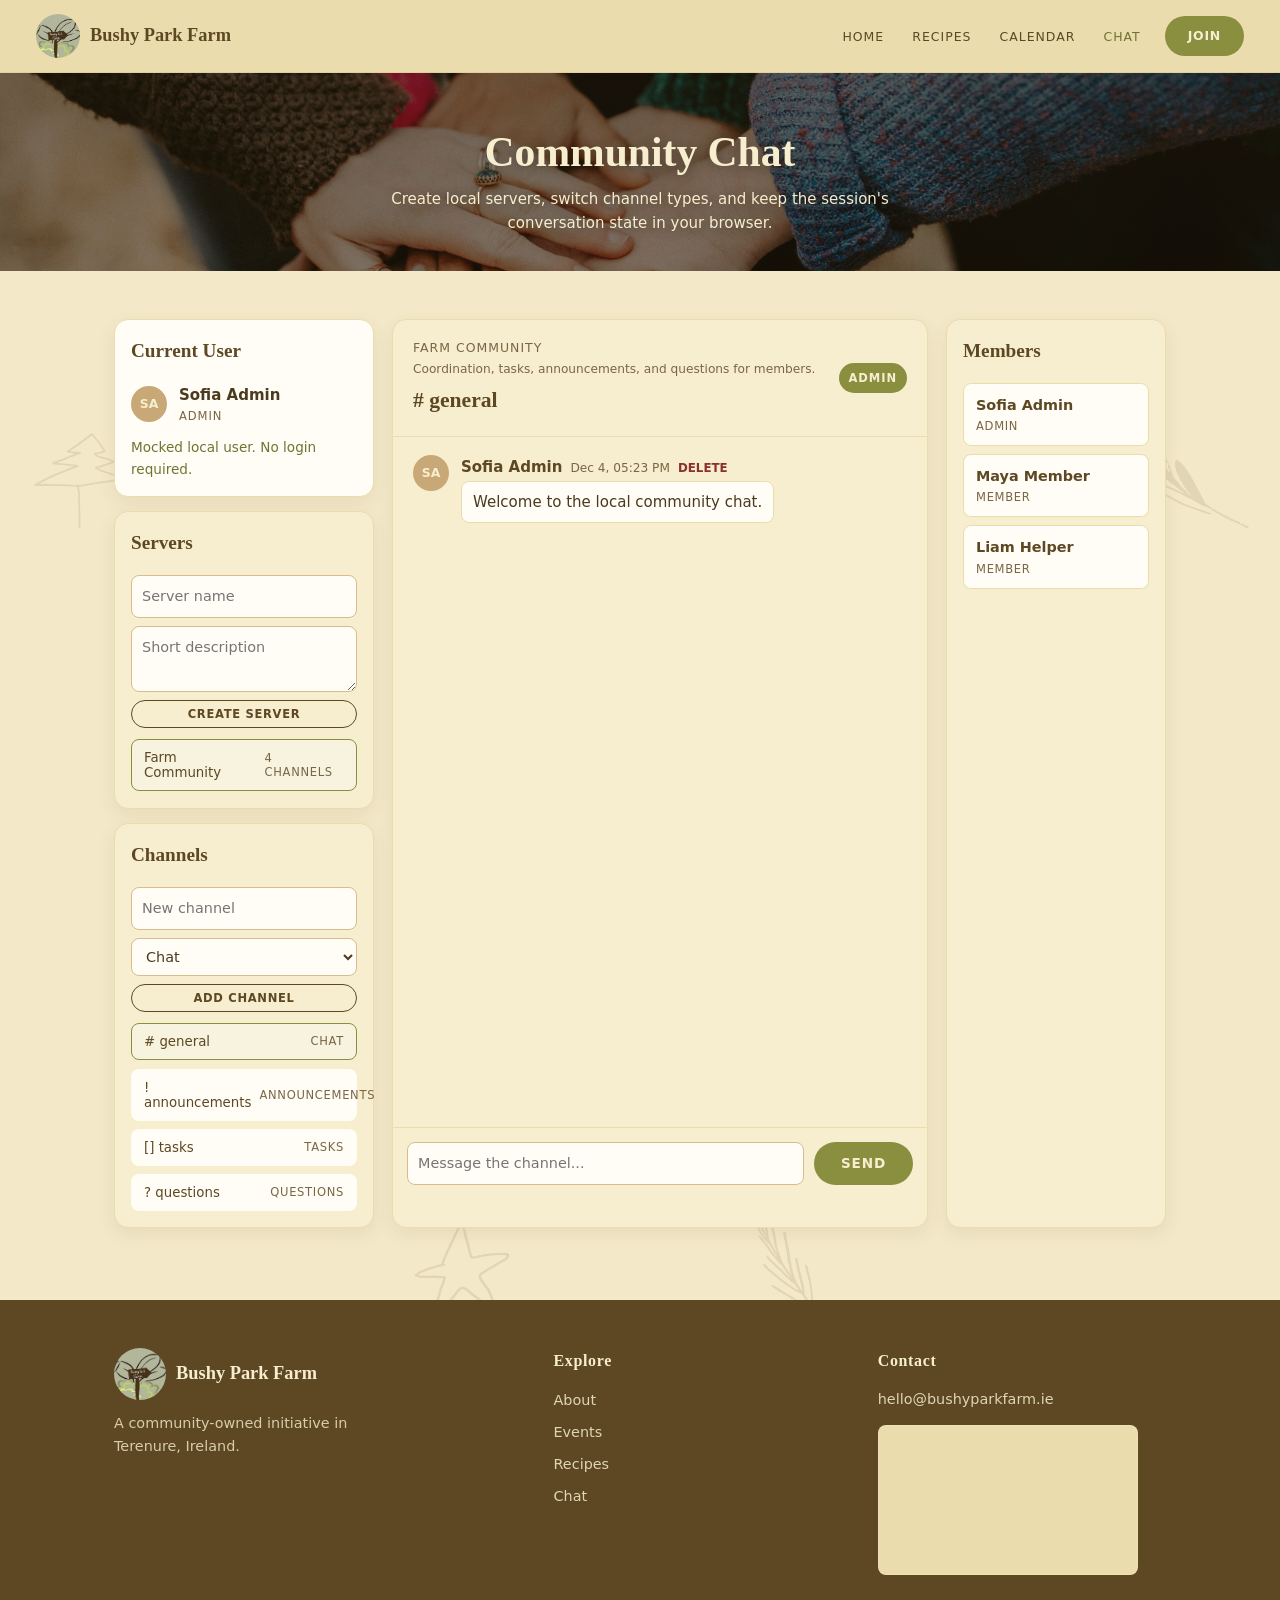
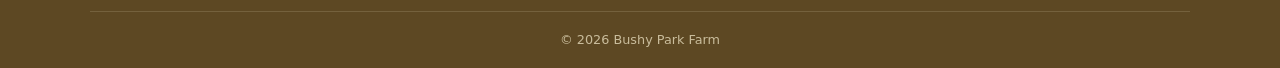
<file: chat.html>
<!DOCTYPE html>
<html lang="en">
<head>
  <meta charset="UTF-8" />
  <meta name="viewport" content="width=device-width, initial-scale=1.0" />
  <title>Community Chat - Bushy Park Farm</title>
  <link rel="stylesheet" href="https://cdnjs.cloudflare.com/ajax/libs/font-awesome/6.5.1/css/all.min.css" />
  <link rel="stylesheet" href="styles.css" />
</head>
<body>
  <header class="site-header">
    <div class="container header-inner">
      <a href="index.html" class="logo">
        <img src="images/photo_6014618128140143610_x.jpg" alt="" class="logo-img" />
        <span>Bushy Park Farm</span>
      </a>

      <nav class="main-nav" aria-label="Main">
        <ul>
          <li><a href="index.html">Home</a></li>
          <li><a href="recipes.html">Recipes</a></li>
          <li><a href="calendar.html">Calendar</a></li>
          <li><a href="chat.html" class="active">Chat</a></li>
        </ul>
      </nav>

      <a href="join.html" class="btn btn-primary btn-pill">Join</a>

      <button class="nav-toggle" aria-label="Toggle navigation" aria-expanded="false">
        <span></span><span></span><span></span>
      </button>
    </div>
  </header>

  <main class="page">
    <section class="page-header page-header-photo chat-header">
      <div class="container">
        <h1 class="serif-title">Community Chat</h1>
        <p>Create local servers, switch channel types, and keep the session's conversation state in your browser.</p>
      </div>
    </section>

    <section class="section chat-section">
      <div class="doodle-layer" aria-hidden="true">
        <span class="doodle d1"></span>
        <span class="doodle d2"></span>
        <span class="doodle d3"></span>
        <span class="doodle d4"></span>
        <span class="doodle d5"></span>
      </div>
      <div class="container">
        <div id="chat-app" class="chat-app" aria-live="polite">
          <aside class="chat-sidebar" aria-label="Servers and channels">
            <div class="chat-panel compact">
              <h2 class="form-title">Current User</h2>
              <div class="current-user-card">
                <div class="message-avatar">SA</div>
                <div>
                  <strong>Sofia Admin</strong>
                  <small>admin</small>
                </div>
              </div>
              <p id="chat-user-note" class="form-message">Mocked local user. No login required.</p>
            </div>

            <div class="chat-panel">
              <div class="chat-panel-head">
                <h2 class="form-title">Servers</h2>
              </div>
              <form id="server-form" class="stack-form">
                <input id="server-name" type="text" maxlength="50" placeholder="Server name" aria-label="New server name" required />
                <textarea id="server-description" rows="2" maxlength="140" placeholder="Short description" aria-label="Server description"></textarea>
                <button class="btn-small" type="submit">Create Server</button>
              </form>
              <div id="server-list" class="chat-list"></div>
            </div>

            <div class="chat-panel">
              <div class="chat-panel-head">
                <h2 class="form-title">Channels</h2>
              </div>
              <form id="channel-form" class="stack-form">
                <input id="channel-name" type="text" maxlength="40" placeholder="New channel" aria-label="New channel name" required />
                <select id="channel-type" aria-label="Channel type">
                  <option value="chat">Chat</option>
                  <option value="announcements">Announcements</option>
                  <option value="tasks">Tasks</option>
                  <option value="questions">Questions</option>
                </select>
                <button class="btn-small" type="submit">Add Channel</button>
              </form>
              <div id="channel-list" class="chat-list"></div>
            </div>
          </aside>

          <section class="chat-main" aria-label="Messages">
            <div class="chat-room-head">
              <div>
                <p id="chat-server-title" class="chat-eyebrow">No server selected</p>
                <p id="chat-server-description" class="chat-server-id"></p>
                <h2 id="chat-channel-title">Choose a channel</h2>
              </div>
              <span id="chat-role" class="role-badge">Member</span>
            </div>

            <div id="messages-list" class="messages-list"></div>

            <form id="message-form" class="message-form">
              <div id="task-fields" class="task-fields" hidden>
                <input id="task-title" type="text" maxlength="80" placeholder="Task title" aria-label="Task title" />
                <select id="task-status" aria-label="Task status">
                  <option value="todo">To do</option>
                  <option value="doing">Doing</option>
                  <option value="done">Done</option>
                </select>
              </div>
              <input id="message-content" type="text" maxlength="1000" placeholder="Message the channel..." aria-label="Message content" required />
              <button type="submit" class="btn btn-primary">Send</button>
            </form>
            <p id="chat-status" class="form-message"></p>
          </section>

          <aside class="chat-members chat-panel" aria-label="Server members">
            <h2 class="form-title">Members</h2>
            <div id="member-list" class="member-list"></div>
          </aside>
        </div>
      </div>
    </section>
  </main>

  <footer class="site-footer">
    <div class="container footer-grid">
      <div class="footer-brand">
        <a href="index.html" class="logo">
          <img src="images/photo_6014618128140143610_x.jpg" alt="" class="logo-img" />
          <span>Bushy Park Farm</span>
        </a>
        <p>A community-owned initiative in Terenure, Ireland.</p>
      </div>

      <nav class="footer-nav" aria-label="Footer">
        <h4>Explore</h4>
        <ul>
          <li><a href="index.html#about">About</a></li>
          <li><a href="calendar.html">Events</a></li>
          <li><a href="recipes.html">Recipes</a></li>
          <li><a href="chat.html">Chat</a></li>
        </ul>
      </nav>

      <div class="footer-contact">
        <h4>Contact</h4>
        <p><a href="mailto:hello@bushyparkfarm.ie">hello@bushyparkfarm.ie</a></p>
        <div class="footer-map">
          <iframe
            title="Bushy Park Farm map"
            src="https://www.google.com/maps?q=Bushypark,%20Co.%20Cork&output=embed"
            loading="lazy"
            referrerpolicy="no-referrer-when-downgrade"></iframe>
        </div>
      </div>
    </div>
    <div class="footer-bottom container">
      <p>&copy; 2026 Bushy Park Farm</p>
    </div>
  </footer>

  <script src="script.js"></script>
</body>
</html>
</file>
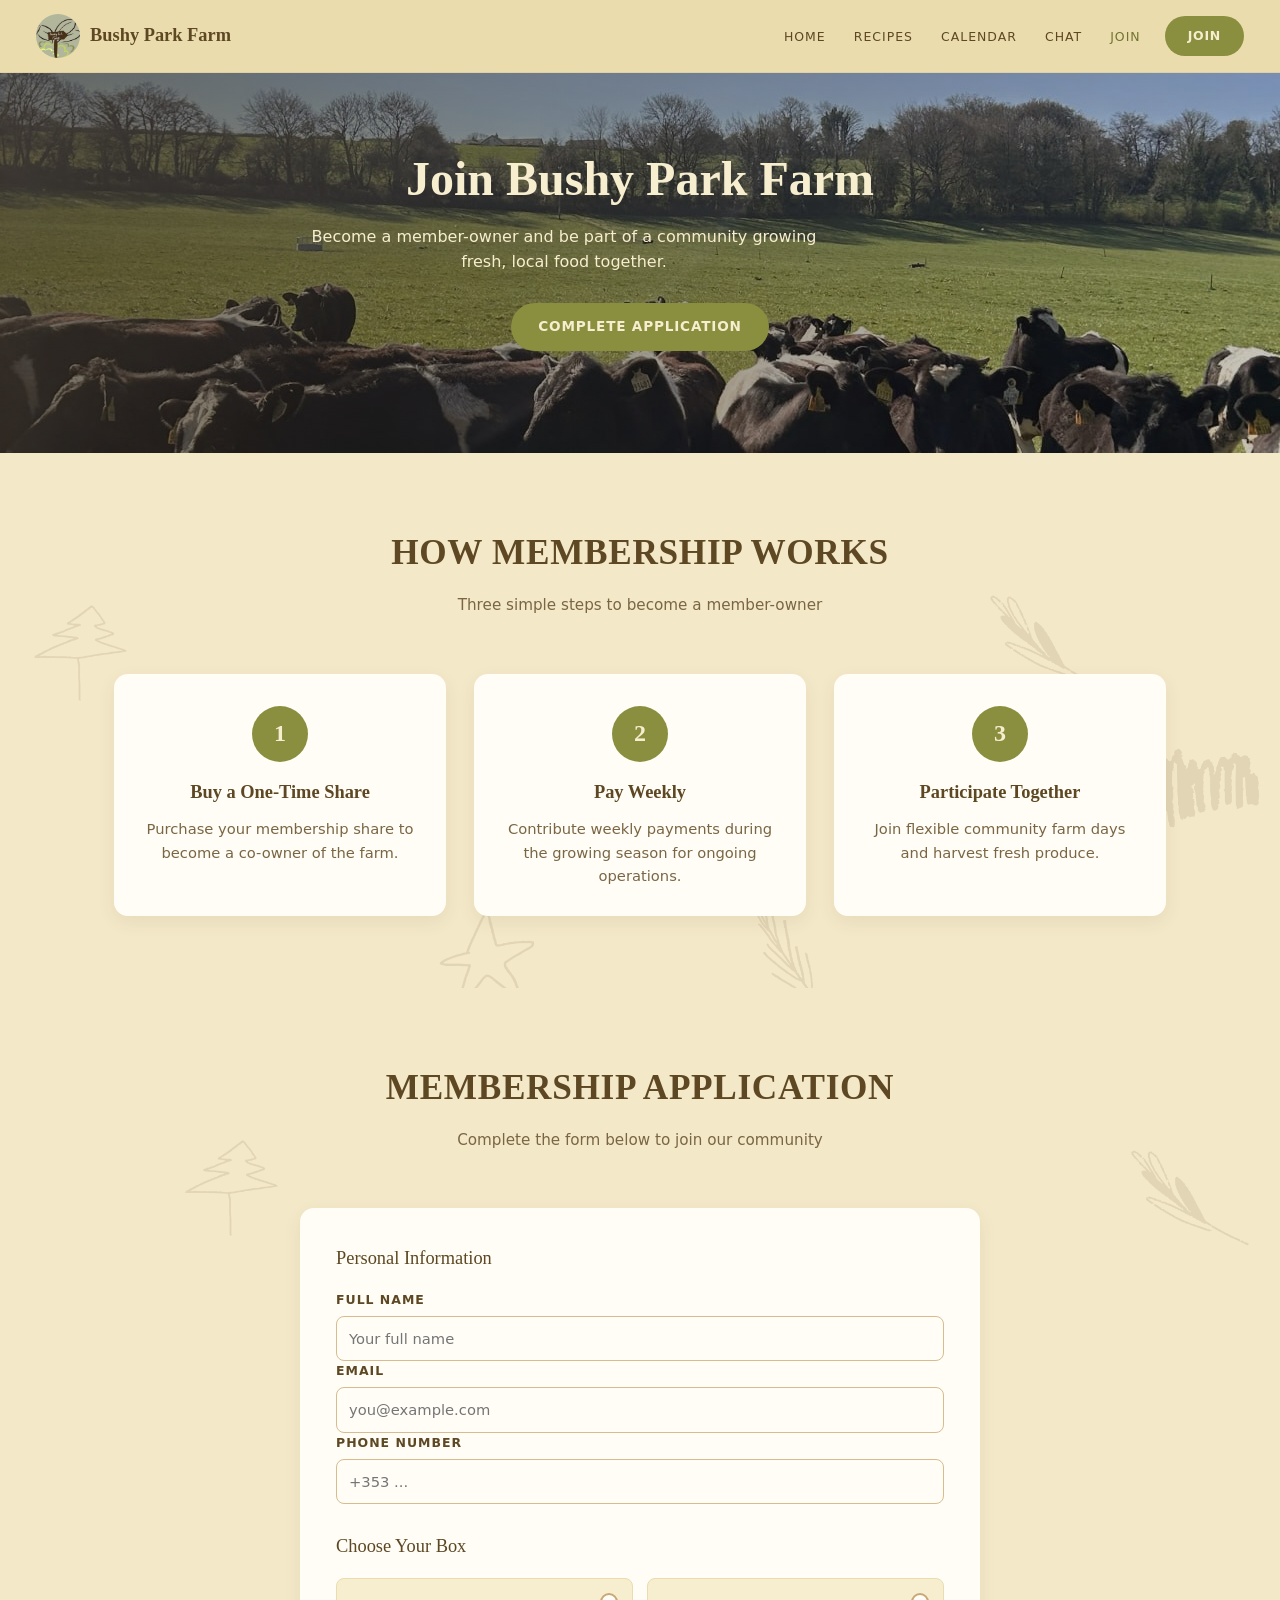
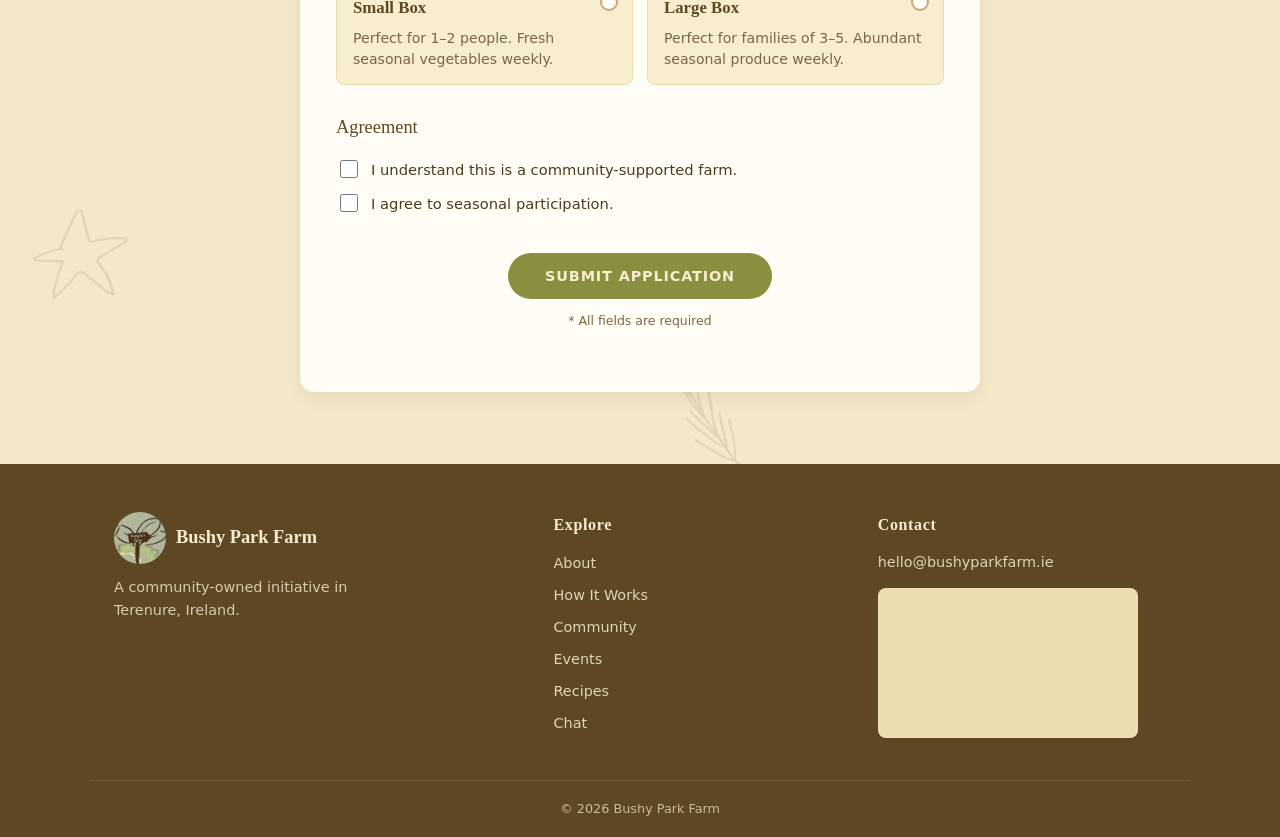
<file: join.html>
<!DOCTYPE html>
<html lang="en">
<head>
  <meta charset="UTF-8" />
  <meta name="viewport" content="width=device-width, initial-scale=1.0" />
  <title>Join — Bushy Park Farm</title>
  <link rel="stylesheet" href="https://cdnjs.cloudflare.com/ajax/libs/font-awesome/6.5.1/css/all.min.css" />
  <link rel="stylesheet" href="styles.css" />
</head>
<body>
  <header class="site-header">
    <div class="container header-inner">
      <a href="index.html" class="logo">
        <img src="images/photo_6014618128140143610_x.jpg" alt="" class="logo-img" />
        <span>Bushy Park Farm</span>
      </a>

      <nav class="main-nav" aria-label="Main">
        <ul>
          <li><a href="index.html">Home</a></li>
          <li><a href="recipes.html">Recipes</a></li>
          <li><a href="calendar.html">Calendar</a></li>
          <li><a href="chat.html">Chat</a></li>
          <li><a href="join.html" class="active">Join</a></li>
        </ul>
      </nav>

      <a href="join.html" class="btn btn-primary btn-pill">Join</a>

      <button class="nav-toggle" aria-label="Toggle navigation" aria-expanded="false">
        <span></span><span></span><span></span>
      </button>
    </div>
  </header>

  <main class="page">
    <!-- HERO -->
    <section class="hero join-hero">
      <img class="hero-bg-img"
           src="images/photo_6012366328326458613_y.jpg"
           alt="" aria-hidden="true" />
      <div class="hero-overlay" aria-hidden="true"></div>
      <div class="container hero-content centered">
        <h1>Join Bushy Park Farm</h1>
        <p>Become a member-owner and be part of a community growing fresh, local food together.</p>
        <div class="hero-actions">
          <a href="#application" class="btn btn-primary">Complete Application</a>
        </div>
      </div>
    </section>

    <!-- HOW MEMBERSHIP WORKS -->
    <section class="section section-membership">
      <div class="doodle-layer" aria-hidden="true">
        <span class="doodle d1"></span>
        <span class="doodle d2"></span>
        <span class="doodle d3"></span>
        <span class="doodle d4"></span>
        <span class="doodle d5"></span>
      </div>
      <div class="container">
        <h2 class="section-title">How Membership Works</h2>
        <p class="section-subtitle">Three simple steps to become a member-owner</p>

        <div class="numbered-cards">
          <article class="numbered-card">
            <span class="number-circle">1</span>
            <h3>Buy a One-Time Share</h3>
            <p>Purchase your membership share to become a co-owner of the farm.</p>
          </article>

          <article class="numbered-card">
            <span class="number-circle">2</span>
            <h3>Pay Weekly</h3>
            <p>Contribute weekly payments during the growing season for ongoing operations.</p>
          </article>

          <article class="numbered-card">
            <span class="number-circle">3</span>
            <h3>Participate Together</h3>
            <p>Join flexible community farm days and harvest fresh produce.</p>
          </article>
        </div>
      </div>
    </section>

    <!-- APPLICATION -->
    <section class="section section-application" id="application">
      <div class="doodle-layer" aria-hidden="true">
        <span class="doodle d1"></span>
        <span class="doodle d2"></span>
        <span class="doodle d3"></span>
        <span class="doodle d4"></span>
        <span class="doodle d5"></span>
      </div>
      <div class="container">
        <h2 class="section-title">Membership Application</h2>
        <p class="section-subtitle">Complete the form below to join our community</p>

        <form id="join-form" class="join-form" novalidate>
          <fieldset class="form-section">
            <legend>Personal Information</legend>

            <div class="field">
              <label for="full-name">Full Name</label>
              <input id="full-name" name="fullName" type="text" required
                     placeholder="Your full name" autocomplete="name" />
            </div>

            <div class="field">
              <label for="email">Email</label>
              <input id="email" name="email" type="email" required
                     placeholder="you@example.com" autocomplete="email" />
            </div>

            <div class="field">
              <label for="phone">Phone Number</label>
              <input id="phone" name="phone" type="tel" required
                     placeholder="+353 ..." autocomplete="tel" />
            </div>
          </fieldset>

          <fieldset class="form-section">
            <legend>Choose Your Box</legend>

            <div class="radio-cards">
              <label class="radio-card">
                <input type="radio" name="boxSize" value="small" required />
                <div class="radio-card-body">
                  <span class="radio-card-mark" aria-hidden="true"></span>
                  <h3>Small Box</h3>
                  <p>Perfect for 1–2 people. Fresh seasonal vegetables weekly.</p>
                </div>
              </label>

              <label class="radio-card">
                <input type="radio" name="boxSize" value="large" required />
                <div class="radio-card-body">
                  <span class="radio-card-mark" aria-hidden="true"></span>
                  <h3>Large Box</h3>
                  <p>Perfect for families of 3–5. Abundant seasonal produce weekly.</p>
                </div>
              </label>
            </div>
          </fieldset>

          <fieldset class="form-section">
            <legend>Agreement</legend>

            <label class="check">
              <input type="checkbox" name="agreeCommunity" required />
              <span>I understand this is a community-supported farm.</span>
            </label>

            <label class="check">
              <input type="checkbox" name="agreeSeason" required />
              <span>I agree to seasonal participation.</span>
            </label>
          </fieldset>

          <div class="form-submit">
            <button type="submit" class="btn btn-primary btn-large">Submit Application</button>
            <p class="form-note">* All fields are required</p>
            <p id="join-form-message" class="form-message" role="status"></p>
          </div>
        </form>

        <div id="join-success" class="join-success" hidden>
          <h3>Application Received!</h3>
          <p>Thank you for applying to Bushy Park Farm. We'll be in touch shortly with the next steps.</p>
          <button type="button" id="join-reset" class="btn btn-outline-dark">Submit Another Application</button>
        </div>
      </div>
    </section>
  </main>

  <footer class="site-footer">
    <div class="container footer-grid">
      <div class="footer-brand">
        <a href="index.html" class="logo">
          <img src="images/photo_6014618128140143610_x.jpg" alt="" class="logo-img" />
          <span>Bushy Park Farm</span>
        </a>
        <p>A community-owned initiative in Terenure, Ireland.</p>
      </div>

      <nav class="footer-nav" aria-label="Footer">
        <h4>Explore</h4>
        <ul>
          <li><a href="index.html#about">About</a></li>
          <li><a href="index.html#how-it-works">How It Works</a></li>
          <li><a href="index.html#community">Community</a></li>
          <li><a href="calendar.html">Events</a></li>
          <li><a href="recipes.html">Recipes</a></li>
          <li><a href="chat.html">Chat</a></li>
        </ul>
      </nav>

      <div class="footer-contact">
        <h4>Contact</h4>
        <p><a href="mailto:hello@bushyparkfarm.ie">hello@bushyparkfarm.ie</a></p>
        <div class="footer-map">
          <iframe
            title="Bushy Park Farm map"
            src="https://www.google.com/maps?q=Bushypark,%20Co.%20Cork&output=embed"
            loading="lazy"
            referrerpolicy="no-referrer-when-downgrade"></iframe>
        </div>
      </div>
    </div>
    <div class="footer-bottom container">
      <p>&copy; 2026 Bushy Park Farm</p>
    </div>
  </footer>

  <script src="script.js"></script>
</body>
</html>
</file>
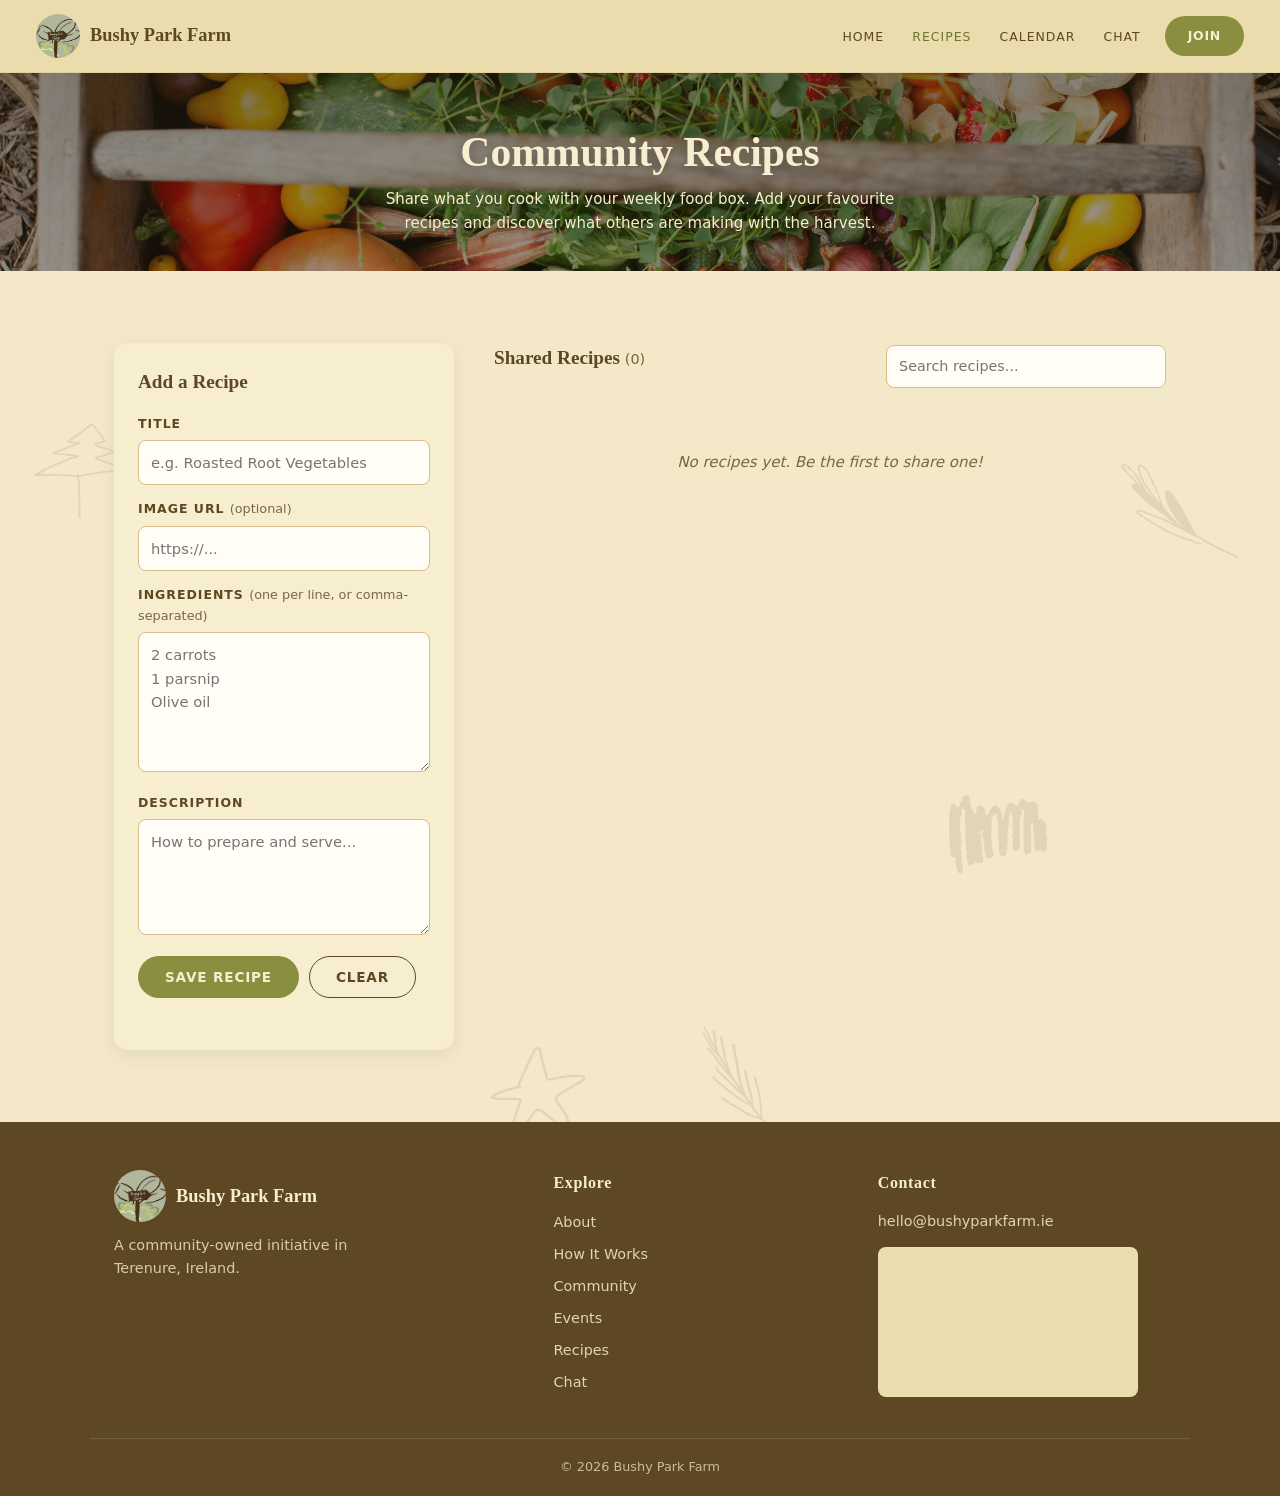
<file: recipes.html>
<!DOCTYPE html>
<html lang="en">
<head>
  <meta charset="UTF-8" />
  <meta name="viewport" content="width=device-width, initial-scale=1.0" />
  <title>Community Recipes — Bushy Park Farm</title>
  <link rel="stylesheet" href="https://cdnjs.cloudflare.com/ajax/libs/font-awesome/6.5.1/css/all.min.css" />
  <link rel="stylesheet" href="styles.css" />
</head>
<body>
  <header class="site-header">
    <div class="container header-inner">
      <a href="index.html" class="logo">
        <img src="images/photo_6014618128140143610_x.jpg" alt="" class="logo-img" />
        <span>Bushy Park Farm</span>
      </a>

      <nav class="main-nav" aria-label="Main">
        <ul>
          <li><a href="index.html">Home</a></li>
          <li><a href="recipes.html" class="active">Recipes</a></li>
          <li><a href="calendar.html">Calendar</a></li>
          <li><a href="chat.html">Chat</a></li>
        </ul>
      </nav>

      <a href="join.html" class="btn btn-primary btn-pill">Join</a>

      <button class="nav-toggle" aria-label="Toggle navigation" aria-expanded="false">
        <span></span><span></span><span></span>
      </button>
    </div>
  </header>

  <main class="page">
    <section class="page-header page-header-photo recipes-header">
      <div class="container">
        <h1 class="serif-title">Community Recipes</h1>
        <p>Share what you cook with your weekly food box. Add your favourite recipes and discover what others are making with the harvest.</p>
      </div>
    </section>

    <section class="section page-decor">
      <div class="doodle-layer" aria-hidden="true">
        <span class="doodle d1"></span>
        <span class="doodle d2"></span>
        <span class="doodle d3"></span>
        <span class="doodle d4"></span>
        <span class="doodle d5"></span>
      </div>
      <div class="container recipes-layout">
        <aside class="recipe-form-wrap">
          <h2 class="form-title">Add a Recipe</h2>
          <form id="recipe-form" class="recipe-form" novalidate>
            <div class="field">
              <label for="r-title">Title</label>
              <input id="r-title" name="title" type="text" required maxlength="80" placeholder="e.g. Roasted Root Vegetables" />
            </div>

            <div class="field">
              <label for="r-image">Image URL <span class="hint">(optional)</span></label>
              <input id="r-image" name="image" type="url" placeholder="https://..." />
            </div>

            <div class="field">
              <label for="r-ingredients">Ingredients <span class="hint">(one per line, or comma-separated)</span></label>
              <textarea id="r-ingredients" name="ingredients" rows="5" required placeholder="2 carrots&#10;1 parsnip&#10;Olive oil"></textarea>
            </div>

            <div class="field">
              <label for="r-description">Description</label>
              <textarea id="r-description" name="description" rows="4" required placeholder="How to prepare and serve..."></textarea>
            </div>

            <div class="form-actions">
              <button type="submit" class="btn btn-primary">Save Recipe</button>
              <button type="reset" class="btn btn-outline-dark">Clear</button>
            </div>

            <p id="form-message" class="form-message" role="status"></p>
          </form>
        </aside>

        <div class="recipes-list-wrap">
          <div class="list-header">
            <h2 class="form-title">Shared Recipes <span id="recipe-count" class="count">(0)</span></h2>
            <input id="recipe-search" type="search" placeholder="Search recipes..." aria-label="Search recipes" />
          </div>

          <div id="recipes-list" class="recipes-grid" aria-live="polite"></div>

          <p id="empty-state" class="empty-state" hidden>
            No recipes yet. Be the first to share one!
          </p>
        </div>
      </div>
    </section>
  </main>

  <footer class="site-footer">
    <div class="container footer-grid">
      <div class="footer-brand">
        <a href="index.html" class="logo">
          <img src="images/photo_6014618128140143610_x.jpg" alt="" class="logo-img" />
          <span>Bushy Park Farm</span>
        </a>
        <p>A community-owned initiative in Terenure, Ireland.</p>
      </div>

      <nav class="footer-nav" aria-label="Footer">
        <h4>Explore</h4>
        <ul>
          <li><a href="index.html#about">About</a></li>
          <li><a href="index.html#how-it-works">How It Works</a></li>
          <li><a href="index.html#community">Community</a></li>
          <li><a href="calendar.html">Events</a></li>
          <li><a href="recipes.html">Recipes</a></li>
          <li><a href="chat.html">Chat</a></li>
        </ul>
      </nav>

      <div class="footer-contact">
        <h4>Contact</h4>
        <p><a href="mailto:hello@bushyparkfarm.ie">hello@bushyparkfarm.ie</a></p>
        <div class="footer-map">
          <iframe
            title="Bushy Park Farm map"
            src="https://www.google.com/maps?q=Bushypark,%20Co.%20Cork&output=embed"
            loading="lazy"
            referrerpolicy="no-referrer-when-downgrade"></iframe>
        </div>
      </div>
    </div>
    <div class="footer-bottom container">
      <p>&copy; 2026 Bushy Park Farm</p>
    </div>
  </footer>

  <script src="script.js"></script>
</body>
</html>
</file>
<file: styles.css>
/* =========================================================
   Bushy Park Farm — Stylesheet
   Palette inspired by warm cream, olive, and earth tones.
   ========================================================= */

:root {
  --cream: #f3e8c8;
  --cream-light: #f7eecf;
  --cream-dark: #ebdcae;
  --tan: #c9a877;
  --tan-light: #d8bc8d;
  --olive: #8a8f3f;
  --olive-dark: #6f7432;
  --olive-light: #a8ad5a;
  --brown: #5d4823;
  --brown-soft: #8b6f47;
  --text: #4a3a1f;
  --text-muted: #7a6644;
  --white: #fffdf6;
  --shadow: 0 6px 18px rgba(74, 58, 31, 0.08);
  --radius: 14px;
  --radius-sm: 8px;

  --font-serif: "Playfair Display", "Georgia", "Times New Roman", serif;
  --font-sans: "Helvetica Neue", "Segoe UI", system-ui, -apple-system, sans-serif;
}

/* ---------- Reset ---------- */
*,
*::before,
*::after { box-sizing: border-box; }

/* HTML `hidden` must beat explicit `display` rules (e.g. .modal {display:flex}) */
[hidden] { display: none !important; }

html { scroll-behavior: smooth; }

body {
  margin: 0;
  font-family: var(--font-sans);
  font-size: 15px;
  line-height: 1.6;
  color: var(--text);
  background: var(--cream);
  -webkit-font-smoothing: antialiased;
}

input,
textarea,
select {
  font: inherit;
}

img, svg { display: block; max-width: 100%; }

a { color: var(--brown); text-decoration: none; }
a:hover { text-decoration: underline; }

button { font-family: inherit; cursor: pointer; }

h1, h2, h3, h4 {
  margin: 0 0 0.5em;
  color: var(--brown);
  font-weight: 600;
}

p { margin: 0 0 1em; }

/* ---------- Layout ---------- */
.container {
  width: 100%;
  max-width: 1100px;
  margin: 0 auto;
  padding: 0 24px;
}

.section {
  padding: 72px 0;
  position: relative;
}

.section-title {
  font-family: var(--font-serif);
  font-size: clamp(1.6rem, 3vw, 2.2rem);
  text-align: center;
  letter-spacing: 0.02em;
  margin-bottom: 12px;
  text-transform: uppercase;
  color: var(--brown);
}

.section-subtitle {
  text-align: center;
  color: var(--text-muted);
  margin-bottom: 56px;
  font-size: 0.95rem;
}

.serif-title {
  font-family: var(--font-serif);
  font-size: clamp(1.8rem, 3.5vw, 2.6rem);
  color: var(--brown);
  line-height: 1.15;
}

.serif-title.light { color: var(--cream-light); }

/* ---------- Buttons ---------- */
.btn {
  display: inline-block;
  padding: 12px 26px;
  border-radius: 999px;
  border: 1.5px solid transparent;
  font-size: 0.85rem;
  font-weight: 600;
  letter-spacing: 0.06em;
  text-transform: uppercase;
  text-decoration: none;
  transition: transform 0.15s ease, background 0.2s ease, color 0.2s ease;
  cursor: pointer;
}

.btn:hover { transform: translateY(-1px); text-decoration: none; }

.btn-primary {
  background: var(--olive);
  color: var(--cream-light);
}
.btn-primary:hover { background: var(--olive-dark); }

.btn-outline {
  background: transparent;
  color: var(--cream-light);
  border-color: var(--cream-light);
}
.btn-outline:hover { background: var(--cream-light); color: var(--brown); }

.btn-outline-dark {
  background: transparent;
  color: var(--brown);
  border-color: var(--brown);
}
.btn-outline-dark:hover { background: var(--brown); color: var(--cream-light); }

.btn-light {
  background: var(--cream-light);
  color: var(--brown);
}
.btn-light:hover { background: var(--white); }

.btn-pill { padding: 9px 22px; font-size: 0.78rem; }

/* ---------- Header ---------- */
.site-header {
  background: var(--cream-dark);
  border-bottom: 1px solid rgba(93, 72, 35, 0.08);
}

.header-inner {
  display: flex;
  align-items: center;
  gap: 24px;
  max-width: 1440px;
  padding-left: 36px;
  padding-right: 36px;
  padding-top: 14px;
  padding-bottom: 14px;
}

.logo {
  display: flex;
  align-items: center;
  gap: 10px;
  font-family: var(--font-serif);
  font-size: 1.15rem;
  color: var(--brown);
  font-weight: 600;
}
.logo:hover { text-decoration: none; }

.logo-icon {
  width: 28px;
  height: 28px;
  color: var(--brown);
}

.logo-img {
  width: 44px;
  height: 44px;
  border-radius: 50%;
  object-fit: cover;
  display: block;
}

.site-footer .logo-img {
  width: 52px;
  height: 52px;
}

.main-nav {
  margin-left: auto;
}
.main-nav ul {
  list-style: none;
  margin: 0;
  padding: 0;
  display: flex;
  gap: 28px;
}
.main-nav a {
  font-size: 0.78rem;
  text-transform: uppercase;
  letter-spacing: 0.08em;
  color: var(--brown);
  font-weight: 500;
}
.main-nav a:hover,
.main-nav a.active {
  color: var(--olive-dark);
  text-decoration: none;
}

.nav-toggle {
  display: none;
  background: none;
  border: 0;
  width: 32px;
  height: 32px;
  flex-direction: column;
  justify-content: center;
  gap: 5px;
  padding: 0;
}
.nav-toggle span {
  display: block;
  width: 22px;
  height: 2px;
  background: var(--brown);
  margin: 0 auto;
  transition: transform 0.2s ease;
}

/* ---------- Hero ---------- */
.hero {
  position: relative;
  min-height: 420px;
  color: var(--cream-light);
  overflow: hidden;
}

.hero-bg-img {
  position: absolute;
  inset: 0;
  width: 100%;
  height: 100%;
  object-fit: cover;
  object-position: center;
}

.hero-overlay {
  position: absolute;
  inset: 0;
  background: linear-gradient(
    to right,
    rgba(40, 30, 15, 0.65) 0%,
    rgba(40, 30, 15, 0.45) 50%,
    rgba(40, 30, 15, 0.25) 100%
  );
}

.hero-content {
  position: relative;
  padding: 70px 24px 90px;
  max-width: 720px;
}

.hero h1 {
  font-family: var(--font-serif);
  font-size: clamp(2rem, 4.5vw, 3rem);
  line-height: 1.1;
  color: var(--cream-light);
  margin-bottom: 18px;
}

.hero p {
  max-width: 520px;
  font-size: 1rem;
  margin-bottom: 28px;
  color: var(--cream-light);
}

.hero-actions {
  display: flex;
  flex-wrap: wrap;
  gap: 14px;
}

/* ---------- Info cards / icons ---------- */
.grid { display: grid; gap: 36px; }
.grid-3 {
  grid-template-columns: repeat(3, 1fr);
}

.info-card {
  text-align: center;
  padding: 0 12px;
}

.info-card h3 {
  font-size: 0.85rem;
  text-transform: uppercase;
  letter-spacing: 0.1em;
  margin: 18px 0 10px;
}

.info-card p {
  color: var(--text-muted);
  font-size: 0.9rem;
  max-width: 240px;
  margin-left: auto;
  margin-right: auto;
}

.icon-circle {
  width: 84px;
  height: 84px;
  border-radius: 50%;
  background: var(--tan);
  color: var(--cream-light);
  margin: 0 auto;
  display: flex;
  align-items: center;
  justify-content: center;
  box-shadow: var(--shadow);
}

.icon-circle svg {
  width: 46px;
  height: 46px;
}

.icon-circle i {
  font-size: 2.1rem;
  line-height: 1;
}

.icon-circle.small {
  width: 56px;
  height: 56px;
  flex-shrink: 0;
}

.icon-circle.small svg {
  width: 30px;
  height: 30px;
}

.icon-circle.small i {
  font-size: 1.35rem;
  line-height: 1;
}

/* ---------- Sections ---------- */
.section-broken {
  background: var(--cream);
  border-top-left-radius: 60% 40px;
  border-top-right-radius: 60% 40px;
  margin-top: -20px;
  padding-top: 90px;
}

.section-how {
  background: var(--cream);
  position: relative;
}

.steps {
  position: relative;
  display: grid;
  grid-template-columns: repeat(3, 1fr);
  gap: 36px;
}

.steps-line {
  position: absolute;
  left: 14%;
  right: 14%;
  top: 42px;
  height: 1px;
  background: var(--tan-light);
  z-index: 0;
}

.steps .info-card { position: relative; z-index: 1; }

.center-action {
  text-align: center;
  margin-top: 48px;
}

.section-broken,
.section-how,
.section-expect,
.section-community,
.section-stories,
.section-membership,
.section-application,
.chat-section,
.page-decor {
  position: relative;
  overflow: hidden;
}

.section-broken > .container,
.section-how > .container,
.section-expect > .container,
.section-community > .container,
.section-stories > .container,
.section-membership > .container,
.section-application > .container,
.chat-section > .container,
.page-decor > .container {
  position: relative;
  z-index: 1;
}

/* Background doodles: each section has a .doodle-layer with five spans. */
.doodle-layer {
  position: absolute;
  inset: 0;
  overflow: hidden;
  pointer-events: none;
  z-index: 0;
}

.doodle {
  position: absolute;
  width: 360px;
  height: 360px;
  background-position: center;
  background-repeat: no-repeat;
  background-size: contain;
  opacity: 0.1;
}

.doodle.d1 { background-image: url("images/Doodles.png"); }
.doodle.d2 { background-image: url("images/Doodles1.png"); }
.doodle.d3 { background-image: url("images/Doodles2.png"); }
.doodle.d4 { background-image: url("images/Doodles3.png"); }
.doodle.d5 { background-image: url("images/Doodles4.png"); }

.page-decor .d1,
.section-membership .d1,
.section-application .d1,
.chat-section .d1 { background-image: url("images/Doodles5.png"); }

.page-decor .d2,
.section-membership .d2,
.section-application .d2,
.chat-section .d2 { background-image: url("images/Doodles6.png"); }

.page-decor .d3,
.section-membership .d3,
.section-application .d3,
.chat-section .d3 { background-image: url("images/Doodles7.png"); }

.page-decor .d4,
.section-membership .d4,
.section-application .d4,
.chat-section .d4 { background-image: url("images/Doodles8.png"); }

.page-decor .d5,
.section-membership .d5,
.section-application .d5,
.chat-section .d5 { background-image: url("images/Doodles9.png"); }

.section-broken .d1 { left: -90px; top: 20px; }
.section-broken .d2 { right: 4%; top: 10px; }
.section-broken .d3 { left: 28%; bottom: -150px; }
.section-broken .d4 { right: 26%; bottom: -130px; }
.section-broken .d5 { right: -110px; bottom: 30px; }

.section-how .d1 { left: 4%; top: 40px; }
.section-how .d2 { right: 8%; top: 30px; }
.section-how .d3 { left: -100px; bottom: 10px; }
.section-how .d4 { left: 42%; bottom: -150px; }
.section-how .d5 { right: -90px; bottom: -20px; }

.section-expect .d1 { left: -100px; top: 40px; }
.section-expect .d2 { right: 6%; top: 30px; }
.section-expect .d3 { left: 26%; bottom: -150px; }
.section-expect .d4 { right: 26%; bottom: -140px; }
.section-expect .d5 { right: -90px; bottom: 70px; }

.section-community .d1 { left: 2%; top: 20px; }
.section-community .d2 { right: 2%; top: 20px; }
.section-community .d3 { left: 28%; bottom: -145px; }
.section-community .d4 { right: 28%; bottom: -130px; }
.section-community .d5 { left: -120px; bottom: 20px; }

.section-stories .d1 { left: -90px; top: 30px; }
.section-stories .d2 { right: 6%; top: 20px; }
.section-stories .d3 { left: 22%; bottom: -150px; }
.section-stories .d4 { right: 24%; bottom: -140px; }
.section-stories .d5 { right: -110px; bottom: 20px; }

.page-decor .d1 { left: -100px; top: 20px; }
.page-decor .d2 { right: -80px; top: 60px; }
.page-decor .d3 { left: 28%; bottom: -150px; }
.page-decor .d4 { right: 28%; bottom: -140px; }
.page-decor .d5 { right: 8%; top: 45%; }

.section-membership .d1 { left: -100px; top: 20px; }
.section-membership .d2 { right: 4%; top: 10px; }
.section-membership .d3 { left: 24%; bottom: -150px; }
.section-membership .d4 { right: 24%; bottom: -150px; }
.section-membership .d5 { right: -110px; bottom: 20px; }

.section-application .d1 { left: 4%; top: 20px; }
.section-application .d2 { right: -90px; top: 30px; }
.section-application .d3 { left: -100px; bottom: 30px; }
.section-application .d4 { right: 30%; bottom: -140px; }
.section-application .d5 { left: 34%; top: 48%; }

.chat-section .d1 { left: -100px; top: 30px; }
.chat-section .d2 { right: -90px; top: 30px; }
.chat-section .d3 { left: 22%; bottom: -150px; }
.chat-section .d4 { right: 24%; bottom: -150px; }
.chat-section .d5 { left: 44%; top: 42%; }

/* ---------- Expect ---------- */
.section-expect { background: var(--cream); }

.expect-layout {
  display: grid;
  grid-template-columns: 1.3fr 1fr;
  gap: 48px;
  align-items: center;
}

.expect-grid {
  display: grid;
  grid-template-columns: 1fr 1fr;
  gap: 28px 24px;
}

.expect-card {
  display: flex;
  gap: 16px;
  align-items: flex-start;
}

.expect-card h3 {
  font-size: 0.85rem;
  text-transform: uppercase;
  letter-spacing: 0.1em;
  margin: 4px 0 6px;
}

.expect-card p {
  font-size: 0.88rem;
  color: var(--text-muted);
  margin: 0;
}

.expect-image {
  aspect-ratio: 4 / 5;
  border-radius: 50% 50% 50% 50% / 40% 40% 60% 60%;
  overflow: hidden;
  box-shadow: var(--shadow);
  background: var(--cream-dark);
}

.expect-image img {
  width: 100%;
  height: 100%;
  object-fit: cover;
  object-position: center;
  display: block;
}

/* ---------- Community ---------- */
.section-community {
  background: var(--cream);
  padding-top: 90px;
}

.community-layout {
  display: grid;
  grid-template-columns: 1fr 1fr;
  gap: 48px;
  align-items: center;
}

.community-image {
  aspect-ratio: 4 / 3;
  border-radius: var(--radius);
  overflow: hidden;
  box-shadow: var(--shadow);
  background: var(--cream-dark);
}

.community-image img {
  width: 100%;
  height: 100%;
  object-fit: cover;
  object-position: center;
  display: block;
}

.community-text .serif-title { margin-bottom: 18px; }
.community-text p {
  color: var(--text-muted);
  margin-bottom: 14px;
  font-size: 0.95rem;
}
.community-text .btn { margin-top: 12px; }

/* ---------- CTA ---------- */
.section-cta {
  background: var(--olive);
  color: var(--cream-light);
  text-align: center;
  position: relative;
  padding: 110px 0 90px;
}

.cta-curve {
  position: absolute;
  top: -1px;
  left: 0;
  right: 0;
  height: 60px;
  background: var(--cream);
  border-bottom-left-radius: 50% 60px;
  border-bottom-right-radius: 50% 60px;
}

.cta-inner { position: relative; }
.cta-inner p {
  max-width: 580px;
  margin: 16px auto 28px;
  color: var(--cream-light);
  opacity: 0.92;
}

/* ---------- Footer ---------- */
.site-footer {
  background: var(--brown);
  color: var(--cream-light);
  padding: 48px 0 18px;
}

.footer-grid {
  display: grid;
  grid-template-columns: 1.4fr 1fr 1fr;
  gap: 36px;
  align-items: flex-start;
}

.footer-brand .logo { color: var(--cream-light); }
.footer-brand .logo-icon { color: var(--cream-light); }
.footer-brand p {
  margin: 12px 0 0;
  font-size: 0.9rem;
  opacity: 0.8;
  max-width: 280px;
}

.footer-nav h4,
.footer-contact h4 {
  font-family: var(--font-serif);
  font-size: 1rem;
  margin: 0 0 14px;
  color: var(--cream-light);
  letter-spacing: 0.04em;
}

.footer-nav ul {
  list-style: none;
  padding: 0;
  margin: 0;
}
.footer-nav li { margin-bottom: 8px; }
.footer-nav a,
.footer-contact a {
  color: var(--cream-light);
  font-size: 0.9rem;
  opacity: 0.85;
}
.footer-nav a:hover,
.footer-contact a:hover { opacity: 1; }

.footer-contact p { margin: 0; font-size: 0.9rem; }

.footer-map {
  width: 100%;
  max-width: 260px;
  height: 150px;
  margin-top: 14px;
  border: 1px solid rgba(247, 238, 207, 0.24);
  border-radius: var(--radius-sm);
  overflow: hidden;
  background: var(--cream-dark);
}

.footer-map iframe {
  width: 100%;
  height: 100%;
  border: 0;
}

.footer-bottom {
  margin-top: 36px;
  padding-top: 18px;
  border-top: 1px solid rgba(247, 238, 207, 0.15);
  text-align: center;
}
.footer-bottom p {
  margin: 0;
  font-size: 0.8rem;
  opacity: 0.7;
}

/* =========================================================
   Community Stories (index.html)
   ========================================================= */
.section-stories {
  background: var(--cream);
  position: relative;
  overflow: hidden;
}

.stories-grid {
  display: grid;
  grid-template-columns: repeat(3, 1fr);
  gap: 28px;
}

.story-card {
  background: var(--white);
  border-radius: var(--radius);
  overflow: hidden;
  box-shadow: var(--shadow);
  display: flex;
  flex-direction: column;
  transition: transform 0.2s ease, box-shadow 0.2s ease;
}
.story-card:hover {
  transform: translateY(-4px);
  box-shadow: 0 14px 30px rgba(74, 58, 31, 0.12);
}

.story-image {
  width: 100%;
  aspect-ratio: 4 / 3;
  overflow: hidden;
  background: var(--cream-dark);
}
.story-image img {
  width: 100%;
  height: 100%;
  object-fit: cover;
  object-position: center 18%;
  display: block;
}

.story-body {
  padding: 22px 22px 24px;
  display: flex;
  flex-direction: column;
  flex: 1;
}

.story-name {
  font-size: 0.78rem;
  text-transform: uppercase;
  letter-spacing: 0.1em;
  color: var(--olive-dark);
  font-weight: 600;
}

.story-title {
  font-family: var(--font-serif);
  font-size: 1.2rem;
  margin: 6px 0 12px;
  color: var(--brown);
}

.story-text {
  font-size: 0.92rem;
  color: var(--text);
  line-height: 1.65;
  margin: 0;
  position: relative;
}

.quote-mark {
  font-family: var(--font-serif);
  font-size: 1.4rem;
  color: var(--olive);
  margin-right: 4px;
  vertical-align: -2px;
  font-weight: 700;
}

@media (max-width: 900px) {
  .stories-grid { grid-template-columns: 1fr; }
}

/* =========================================================
   Join page
   ========================================================= */

/* Hero variant: centered text */
.join-hero { min-height: 380px; }
.join-hero .hero-content {
  max-width: 720px;
  margin: 0 auto;
  text-align: center;
  padding: 80px 24px;
}
.join-hero .hero-actions { justify-content: center; }

.hero-content.centered {
  text-align: center;
  margin: 0 auto;
}

/* Numbered cards */
.section-membership {
  background: var(--cream);
  position: relative;
  overflow: hidden;
}

.numbered-cards {
  display: grid;
  grid-template-columns: repeat(3, 1fr);
  gap: 28px;
  margin-top: 8px;
}

.numbered-card {
  background: var(--white);
  border-radius: var(--radius);
  padding: 32px 26px 28px;
  box-shadow: var(--shadow);
  text-align: center;
  transition: transform 0.2s ease, box-shadow 0.2s ease;
}
.numbered-card:hover {
  transform: translateY(-3px);
  box-shadow: 0 12px 26px rgba(74, 58, 31, 0.12);
}

.number-circle {
  display: inline-flex;
  align-items: center;
  justify-content: center;
  width: 56px;
  height: 56px;
  border-radius: 50%;
  background: var(--olive);
  color: var(--cream-light);
  font-family: var(--font-serif);
  font-size: 1.5rem;
  font-weight: 700;
  margin-bottom: 16px;
}

.numbered-card h3 {
  font-family: var(--font-serif);
  font-size: 1.15rem;
  margin: 0 0 10px;
  color: var(--brown);
  text-transform: none;
  letter-spacing: 0;
}

.numbered-card p {
  font-size: 0.92rem;
  color: var(--text-muted);
  margin: 0;
  line-height: 1.6;
}

@media (max-width: 900px) {
  .numbered-cards { grid-template-columns: 1fr; max-width: 460px; margin-left: auto; margin-right: auto; }
}

/* Application form */
.section-application {
  background: var(--cream);
}

.join-form {
  max-width: 680px;
  margin: 0 auto;
  background: var(--white);
  border-radius: var(--radius);
  padding: 36px 36px 32px;
  box-shadow: var(--shadow);
}

.form-section {
  border: 0;
  padding: 0;
  margin: 0 0 28px;
}

.form-section legend {
  font-family: var(--font-serif);
  font-size: 1.15rem;
  color: var(--brown);
  margin-bottom: 16px;
  padding: 0;
}

/* Radio cards */
.radio-cards {
  display: grid;
  grid-template-columns: 1fr 1fr;
  gap: 14px;
}

.radio-card {
  position: relative;
  display: block;
  cursor: pointer;
}

.radio-card input {
  position: absolute;
  opacity: 0;
  pointer-events: none;
}

.radio-card-body {
  border: 1.5px solid var(--cream-dark);
  background: var(--cream-light);
  border-radius: var(--radius-sm);
  padding: 16px 16px 14px;
  position: relative;
  transition: border-color 0.18s ease, background 0.18s ease, transform 0.15s ease;
  height: 100%;
}

.radio-card-body h3 {
  font-family: var(--font-serif);
  font-size: 1.05rem;
  margin: 0 0 6px;
  color: var(--brown);
  text-transform: none;
  letter-spacing: 0;
}

.radio-card-body p {
  margin: 0;
  font-size: 0.88rem;
  color: var(--text-muted);
  line-height: 1.5;
}

.radio-card-mark {
  position: absolute;
  top: 14px;
  right: 14px;
  width: 18px;
  height: 18px;
  border-radius: 50%;
  border: 2px solid var(--tan);
  background: var(--white);
  transition: border-color 0.18s ease, background 0.18s ease;
}

.radio-card:hover .radio-card-body { border-color: var(--olive-light); }

.radio-card input:checked + .radio-card-body {
  border-color: var(--olive);
  background: #f7f3df;
}
.radio-card input:checked + .radio-card-body .radio-card-mark {
  border-color: var(--olive);
  background: var(--olive);
  box-shadow: inset 0 0 0 3px var(--white);
}

.radio-card input:focus-visible + .radio-card-body {
  outline: 2px solid var(--olive-light);
  outline-offset: 2px;
}

/* Checkboxes */
.check {
  display: flex;
  align-items: flex-start;
  gap: 10px;
  margin-bottom: 10px;
  font-size: 0.92rem;
  color: var(--text);
  cursor: pointer;
}
.check input[type="checkbox"] {
  width: 18px;
  height: 18px;
  margin-top: 2px;
  accent-color: var(--olive);
  flex-shrink: 0;
}

/* Field invalid state */
.field input[aria-invalid="true"],
.field input.invalid {
  border-color: #b04a4a;
  outline: 2px solid rgba(176, 74, 74, 0.2);
}
.radio-card.invalid .radio-card-body { border-color: #b04a4a; }
.check.invalid { color: #b04a4a; }

/* Submit area */
.form-submit { text-align: center; margin-top: 8px; }
.btn-large { padding: 14px 36px; font-size: 0.9rem; }
.form-note {
  font-size: 0.78rem;
  color: var(--text-muted);
  margin: 12px 0 0;
}

/* Success message */
.join-success {
  max-width: 520px;
  margin: 0 auto;
  background: var(--white);
  border-radius: var(--radius);
  box-shadow: var(--shadow);
  padding: 40px 32px;
  text-align: center;
  border: 2px solid var(--olive-light);
}
.join-success h3 {
  font-family: var(--font-serif);
  font-size: 1.6rem;
  color: var(--olive-dark);
  margin: 0 0 12px;
}
.join-success p {
  color: var(--text);
  margin-bottom: 22px;
}

/* =========================================================
   Footer responsive
   ========================================================= */
@media (max-width: 760px) {
  .footer-grid {
    grid-template-columns: 1fr;
    gap: 28px;
    text-align: center;
  }
  .footer-brand p { margin-left: auto; margin-right: auto; }
  .footer-brand .logo { justify-content: center; }
}

@media (max-width: 640px) {
  .radio-cards { grid-template-columns: 1fr; }
  .join-form { padding: 24px 22px; }
}

/* =========================================================
   Subpages: shared
   ========================================================= */
.page { min-height: calc(100vh - 200px); }

.page > .section:not(.section-application) {
  background: var(--cream);
}

.page-header {
  background: var(--cream-light);
  padding: 56px 0 36px;
  text-align: center;
}
.page-header .serif-title { margin-bottom: 10px; }
.page-header p {
  max-width: 560px;
  margin: 0 auto;
  color: var(--text-muted);
}

.page-header-photo {
  background-position: center;
  background-size: cover;
  color: var(--cream-light);
  overflow: hidden;
  position: relative;
}

.page-header-photo::before {
  content: "";
  position: absolute;
  inset: 0;
  background: linear-gradient(
    rgba(40, 30, 15, 0.56),
    rgba(40, 30, 15, 0.46)
  );
}

.page-header-photo .container {
  position: relative;
  z-index: 1;
}

.page-header-photo .serif-title,
.page-header-photo p {
  color: var(--cream-light);
  text-shadow: 0 2px 12px rgba(40, 30, 15, 0.45);
}

.recipes-header {
  background-image: url("images/FreshVeggies.jpg");
}

.calendar-header {
  background-image: url("images/Blur.png");
}

.chat-header {
  background-image: url("images/Comunity.jpg");
}

/* =========================================================
   Recipes page
   ========================================================= */
.recipes-layout {
  display: grid;
  grid-template-columns: 340px 1fr;
  gap: 40px;
  align-items: flex-start;
}

.form-title {
  font-family: var(--font-serif);
  font-size: 1.2rem;
  margin-bottom: 16px;
  color: var(--brown);
}

.recipe-form-wrap {
  background: var(--cream-light);
  padding: 24px;
  border-radius: var(--radius);
  box-shadow: var(--shadow);
  position: sticky;
  top: 24px;
}

.recipe-form .field { margin-bottom: 14px; }

.field label {
  display: block;
  font-size: 0.78rem;
  text-transform: uppercase;
  letter-spacing: 0.08em;
  color: var(--brown);
  margin-bottom: 6px;
  font-weight: 600;
}

.field .hint {
  font-weight: 400;
  text-transform: none;
  letter-spacing: 0;
  color: var(--text-muted);
  font-size: 0.8rem;
}

.field input,
.field textarea,
.field select {
  width: 100%;
  border: 1px solid var(--tan-light);
  background: var(--white);
  padding: 10px 12px;
  border-radius: var(--radius-sm);
  font-size: 0.92rem;
  color: var(--text);
}

.field textarea {
  resize: vertical;
}

.field input:focus,
.field textarea:focus,
.field select:focus {
  outline: 2px solid var(--olive-light);
  outline-offset: 1px;
  border-color: var(--olive);
}

.form-actions {
  display: flex;
  flex-wrap: wrap;
  gap: 10px;
  margin-top: 6px;
}

.form-message {
  margin: 12px 0 0;
  font-size: 0.85rem;
  color: var(--olive-dark);
  min-height: 1.2em;
}
.form-message.error { color: #a04040; }

.list-header {
  display: flex;
  justify-content: space-between;
  align-items: center;
  gap: 16px;
  margin-bottom: 20px;
  flex-wrap: wrap;
}

.count {
  font-family: var(--font-sans);
  color: var(--text-muted);
  font-size: 0.9rem;
  font-weight: 400;
}

#recipe-search {
  flex: 1 1 200px;
  max-width: 280px;
  padding: 9px 12px;
  border: 1px solid var(--tan-light);
  border-radius: var(--radius-sm);
  background: var(--white);
  font-family: inherit;
  font-size: 0.9rem;
}
#recipe-search:focus {
  outline: 2px solid var(--olive-light);
  outline-offset: 1px;
}

.recipes-grid {
  display: grid;
  grid-template-columns: repeat(auto-fill, minmax(240px, 1fr));
  gap: 22px;
}

.recipe-card {
  background: var(--white);
  border-radius: var(--radius);
  overflow: hidden;
  box-shadow: var(--shadow);
  display: flex;
  flex-direction: column;
  transition: transform 0.2s ease;
}
.recipe-card:hover { transform: translateY(-3px); }

.recipe-image {
  width: 100%;
  height: 160px;
  background: linear-gradient(135deg, var(--tan), var(--olive-light));
  background-size: cover;
  background-position: center;
  display: flex;
  align-items: center;
  justify-content: center;
  color: var(--cream-light);
  font-family: var(--font-serif);
  font-style: italic;
  font-size: 0.9rem;
}

.recipe-body { padding: 16px 18px 18px; flex: 1; display: flex; flex-direction: column; }

.recipe-body h3 {
  font-family: var(--font-serif);
  font-size: 1.15rem;
  margin: 0 0 8px;
  color: var(--brown);
}

.recipe-meta {
  font-size: 0.78rem;
  color: var(--text-muted);
  margin-bottom: 10px;
  text-transform: uppercase;
  letter-spacing: 0.06em;
}

.recipe-ingredients {
  list-style: none;
  padding: 0;
  margin: 0 0 12px;
  display: flex;
  flex-wrap: wrap;
  gap: 6px;
}
.recipe-ingredients li {
  background: var(--cream-light);
  border: 1px solid var(--cream-dark);
  color: var(--brown);
  padding: 3px 9px;
  border-radius: 999px;
  font-size: 0.78rem;
}

.recipe-description {
  font-size: 0.9rem;
  color: var(--text);
  margin: 0 0 12px;
  flex: 1;
}

.recipe-actions {
  display: flex;
  gap: 8px;
  margin-top: auto;
}

.btn-small {
  padding: 6px 14px;
  font-size: 0.72rem;
  border-radius: 999px;
  background: transparent;
  color: var(--brown);
  border: 1px solid var(--brown);
  text-transform: uppercase;
  letter-spacing: 0.06em;
  font-weight: 600;
}
.btn-small.danger {
  color: #8a3030;
  border-color: #8a3030;
}
.btn-small:hover { background: var(--brown); color: var(--cream-light); }
.btn-small.danger:hover { background: #8a3030; color: var(--cream-light); }

.empty-state {
  text-align: center;
  color: var(--text-muted);
  padding: 40px 20px;
  font-style: italic;
}

/* =========================================================
   Calendar page
   ========================================================= */
.calendar-toolbar {
  display: flex;
  align-items: center;
  justify-content: center;
  gap: 16px;
  margin-bottom: 28px;
  flex-wrap: wrap;
}

.cal-title {
  font-family: var(--font-serif);
  font-size: 1.5rem;
  margin: 0;
  color: var(--brown);
  min-width: 220px;
  text-align: center;
}

.calendar {
  background: var(--cream-light);
  border-radius: var(--radius);
  padding: 18px;
  box-shadow: var(--shadow);
}

.cal-weekdays,
.cal-grid {
  display: grid;
  grid-template-columns: repeat(7, 1fr);
  gap: 6px;
}

.cal-weekdays {
  margin-bottom: 8px;
}

.cal-weekdays > div {
  text-align: center;
  font-size: 0.72rem;
  text-transform: uppercase;
  letter-spacing: 0.08em;
  color: var(--brown-soft);
  font-weight: 600;
  padding: 6px 0;
}

.cal-day {
  background: var(--white);
  border: 1px solid var(--cream-dark);
  border-radius: var(--radius-sm);
  min-height: 88px;
  padding: 6px 8px;
  display: flex;
  flex-direction: column;
  cursor: pointer;
  transition: transform 0.12s ease, border-color 0.2s ease;
  position: relative;
  text-align: left;
  font-family: inherit;
  color: inherit;
}
.cal-day:hover {
  border-color: var(--olive);
  transform: translateY(-1px);
}
.cal-day:focus-visible {
  outline: 2px solid var(--olive-dark);
  outline-offset: 2px;
}

.cal-day.muted {
  background: transparent;
  border-color: transparent;
  color: var(--text-muted);
  opacity: 0.4;
  cursor: default;
}
.cal-day.muted:hover { transform: none; border-color: transparent; }

.cal-day.today {
  border-color: var(--olive);
  border-width: 2px;
}

.cal-day.assigned {
  background: var(--cream);
  border-color: var(--tan);
}

.cal-day-number {
  font-weight: 600;
  font-size: 0.9rem;
  color: var(--brown);
}

.cal-day-name {
  margin-top: auto;
  font-size: 0.78rem;
  background: var(--olive);
  color: var(--cream-light);
  padding: 3px 6px;
  border-radius: 4px;
  overflow: hidden;
  text-overflow: ellipsis;
  white-space: nowrap;
  line-height: 1.2;
}

.cal-day-note {
  font-size: 0.7rem;
  color: var(--text-muted);
  margin-top: 2px;
  overflow: hidden;
  text-overflow: ellipsis;
  white-space: nowrap;
}

/* =========================================================
   Community Chat page
   ========================================================= */
.chat-section {
  background: var(--cream);
  padding-top: 48px;
}

.chat-app {
  display: grid;
  grid-template-columns: 260px minmax(0, 1fr) 220px;
  gap: 18px;
  min-height: 620px;
}

.chat-sidebar,
.chat-main,
.chat-members,
.chat-panel {
  min-width: 0;
}

.chat-panel,
.chat-main {
  background: var(--cream-light);
  border: 1px solid var(--cream-dark);
  border-radius: var(--radius);
  box-shadow: var(--shadow);
}

.chat-sidebar {
  display: flex;
  flex-direction: column;
  gap: 14px;
}

.chat-panel {
  padding: 16px;
}

.chat-panel.compact {
  background: var(--white);
}

.chat-panel-head {
  display: flex;
  align-items: center;
  justify-content: space-between;
  gap: 10px;
}

.inline-form {
  display: flex;
  gap: 8px;
  margin-bottom: 12px;
}

.stack-form {
  display: grid;
  gap: 8px;
  margin-bottom: 12px;
}

.inline-form input,
.stack-form input,
.stack-form textarea,
.stack-form select,
.task-fields input,
.task-fields select,
.message-form input {
  width: 100%;
  border: 1px solid var(--tan-light);
  background: var(--white);
  border-radius: var(--radius-sm);
  color: var(--text);
  font-family: inherit;
  font-size: 0.9rem;
  padding: 9px 10px;
}

.inline-form input:focus,
.stack-form input:focus,
.stack-form textarea:focus,
.stack-form select:focus,
.task-fields input:focus,
.task-fields select:focus,
.message-form input:focus {
  border-color: var(--olive);
  outline: 2px solid var(--olive-light);
  outline-offset: 1px;
}

.stack-form textarea {
  resize: vertical;
}

.current-user-card {
  align-items: center;
  display: flex;
  gap: 12px;
}

.current-user-card strong,
.current-user-card small {
  display: block;
}

.current-user-card small {
  color: var(--text-muted);
  font-size: 0.72rem;
  letter-spacing: 0.08em;
  text-transform: uppercase;
}

.chat-list,
.member-list {
  display: flex;
  flex-direction: column;
  gap: 8px;
}

.chat-list-item {
  width: 100%;
  border: 1px solid transparent;
  background: var(--white);
  border-radius: var(--radius-sm);
  color: var(--brown);
  display: flex;
  align-items: center;
  justify-content: space-between;
  gap: 8px;
  padding: 10px 12px;
  text-align: left;
  transition: border-color 0.18s ease, background 0.18s ease, transform 0.15s ease;
}

.chat-list-item:hover,
.chat-list-item.active {
  background: #f7f3df;
  border-color: var(--olive);
  transform: translateY(-1px);
}

.chat-list-item small {
  color: var(--text-muted);
  font-size: 0.72rem;
  text-transform: uppercase;
  letter-spacing: 0.06em;
}

.chat-empty {
  color: var(--text-muted);
  font-size: 0.86rem;
  font-style: italic;
  margin: 6px 0;
}

.chat-main {
  display: flex;
  flex-direction: column;
  overflow: hidden;
}

.chat-room-head {
  display: flex;
  align-items: center;
  justify-content: space-between;
  gap: 16px;
  border-bottom: 1px solid var(--cream-dark);
  padding: 18px 20px;
}

.chat-room-head h2 {
  font-family: var(--font-serif);
  font-size: 1.35rem;
  margin: 0;
}

.chat-server-id {
  color: var(--text-muted);
  font-size: 0.76rem;
  margin: 0 0 4px;
  overflow-wrap: anywhere;
}

.chat-eyebrow {
  color: var(--text-muted);
  font-size: 0.78rem;
  letter-spacing: 0.08em;
  margin: 0 0 2px;
  text-transform: uppercase;
}

.role-badge {
  background: var(--olive);
  border-radius: 999px;
  color: var(--cream-light);
  flex-shrink: 0;
  font-size: 0.72rem;
  font-weight: 700;
  letter-spacing: 0.08em;
  padding: 6px 10px;
  text-transform: uppercase;
}

.messages-list {
  flex: 1;
  overflow-y: auto;
  padding: 18px 20px;
}

.message-row {
  display: flex;
  gap: 12px;
  margin-bottom: 16px;
}

.announcement-row .message-body p {
  background: #f7f3df;
  border-color: var(--olive-light);
  font-weight: 600;
}

.message-avatar {
  align-items: center;
  background: var(--tan);
  border-radius: 50%;
  color: var(--cream-light);
  display: flex;
  flex: 0 0 auto;
  font-size: 0.78rem;
  font-weight: 700;
  height: 36px;
  justify-content: center;
  width: 36px;
}

.message-body {
  min-width: 0;
}

.message-meta {
  align-items: baseline;
  display: flex;
  flex-wrap: wrap;
  gap: 8px;
  margin-bottom: 2px;
}

.message-meta strong {
  color: var(--brown);
}

.message-meta span {
  color: var(--text-muted);
  font-size: 0.76rem;
}

.message-body p {
  background: var(--white);
  border: 1px solid var(--cream-dark);
  border-radius: var(--radius-sm);
  color: var(--text);
  line-height: 1.5;
  margin: 0;
  overflow-wrap: anywhere;
  padding: 9px 11px;
}

.message-delete {
  background: none;
  border: 0;
  color: #8a3030;
  font-size: 0.74rem;
  font-weight: 700;
  padding: 0;
  text-transform: uppercase;
}

.message-form {
  border-top: 1px solid var(--cream-dark);
  display: grid;
  gap: 10px;
  grid-template-columns: minmax(0, 1fr) auto;
  padding: 14px;
}

.task-fields {
  display: grid;
  gap: 10px;
  grid-column: 1 / -1;
  grid-template-columns: minmax(0, 1fr) 130px;
}

.message-form input:disabled,
.message-form button:disabled {
  cursor: not-allowed;
  opacity: 0.55;
}

.task-card {
  background: var(--white);
  border: 1px solid var(--cream-dark);
  border-left: 5px solid var(--tan);
  border-radius: var(--radius-sm);
  box-shadow: var(--shadow);
  margin-bottom: 14px;
  padding: 16px;
}

.task-card.doing {
  border-left-color: var(--olive);
}

.task-card.done {
  border-left-color: var(--olive-dark);
  opacity: 0.82;
}

.task-card-head {
  align-items: center;
  display: flex;
  justify-content: space-between;
  gap: 12px;
  margin-bottom: 8px;
}

.task-card h3 {
  font-family: var(--font-serif);
  font-size: 1.15rem;
  margin: 0 0 8px;
}

.task-card p {
  color: var(--text);
  margin-bottom: 12px;
}

.task-status {
  background: var(--cream);
  border: 1px solid var(--cream-dark);
  border-radius: 999px;
  color: var(--brown);
  font-size: 0.72rem;
  font-weight: 700;
  letter-spacing: 0.06em;
  padding: 4px 9px;
  text-transform: uppercase;
}

.reply-list {
  display: grid;
  gap: 8px;
  margin: 10px 0;
}

.reply-row {
  background: var(--cream);
  border-left: 3px solid var(--tan);
  border-radius: 0 var(--radius-sm) var(--radius-sm) 0;
  padding: 8px 10px;
}

.reply-row strong {
  color: var(--brown);
  display: block;
  font-size: 0.82rem;
}

.reply-row span {
  color: var(--text);
  font-size: 0.9rem;
}

.reply-btn {
  margin-top: 2px;
}

.member-row {
  align-items: center;
  background: var(--white);
  border: 1px solid var(--cream-dark);
  border-radius: var(--radius-sm);
  display: flex;
  gap: 10px;
  justify-content: space-between;
  padding: 10px 12px;
}

.member-row strong,
.member-row small {
  display: block;
}

.member-row strong {
  color: var(--brown);
  font-size: 0.9rem;
}

.member-row small {
  color: var(--text-muted);
  font-size: 0.72rem;
  letter-spacing: 0.06em;
  text-transform: uppercase;
}

@media (max-width: 980px) {
  .chat-app {
    grid-template-columns: 240px minmax(0, 1fr);
  }
  .chat-members {
    grid-column: 1 / -1;
  }
}

@media (max-width: 760px) {
  .chat-app {
    grid-template-columns: 1fr;
    min-height: auto;
  }
  .chat-main {
    min-height: 560px;
  }
  .message-form {
    grid-template-columns: 1fr;
  }
  .task-fields {
    grid-template-columns: 1fr;
  }
}

/* ---------- Modal ---------- */
.modal {
  position: fixed;
  inset: 0;
  z-index: 1000;
  display: flex;
  align-items: center;
  justify-content: center;
  padding: 16px;
}

.modal-backdrop {
  position: absolute;
  inset: 0;
  background: rgba(40, 30, 15, 0.5);
}

.modal-card {
  position: relative;
  background: var(--cream-light);
  border-radius: var(--radius);
  padding: 28px 28px 24px;
  width: 100%;
  max-width: 420px;
  box-shadow: 0 20px 60px rgba(0, 0, 0, 0.25);
}

.modal-card h2 {
  font-family: var(--font-serif);
  font-size: 1.4rem;
  margin: 0 0 4px;
}

.modal-date {
  color: var(--text-muted);
  margin-bottom: 18px;
  font-size: 0.9rem;
}

/* =========================================================
   Responsive
   ========================================================= */
@media (max-width: 900px) {
  .grid-3,
  .steps {
    grid-template-columns: 1fr;
    gap: 36px;
  }
  .steps-line { display: none; }

  .expect-layout,
  .community-layout {
    grid-template-columns: 1fr;
    gap: 32px;
  }

  .expect-image,
  .community-image { max-width: 380px; margin: 0 auto; }

  .recipes-layout {
    grid-template-columns: 1fr;
  }
  .recipe-form-wrap { position: static; }

}

@media (max-width: 640px) {
  .section { padding: 56px 0; }

  .nav-toggle { display: flex; margin-left: auto; }

  .header-inner > .btn-primary { display: none; }

  .main-nav {
    position: absolute;
    top: 100%;
    left: 0;
    right: 0;
    background: var(--cream-dark);
    border-bottom: 1px solid rgba(93, 72, 35, 0.1);
    margin-left: 0;
    display: none;
    z-index: 50;
  }
  .main-nav.open { display: block; }
  .main-nav ul {
    flex-direction: column;
    gap: 0;
    padding: 8px 0;
  }
  .main-nav li { width: 100%; }
  .main-nav a {
    display: block;
    padding: 12px 24px;
  }

  .site-header { position: relative; }

  .hero-content { padding: 50px 24px 70px; }
  .hero-actions { flex-direction: column; align-items: flex-start; }
  .hero-actions .btn { width: 100%; text-align: center; }

  .expect-grid { grid-template-columns: 1fr; }

  .calendar { padding: 10px; }
  .cal-day { min-height: 64px; padding: 4px 6px; }
  .cal-day-number { font-size: 0.8rem; }
  .cal-day-name { font-size: 0.7rem; }
  .cal-weekdays > div { font-size: 0.62rem; }
}
</file>
